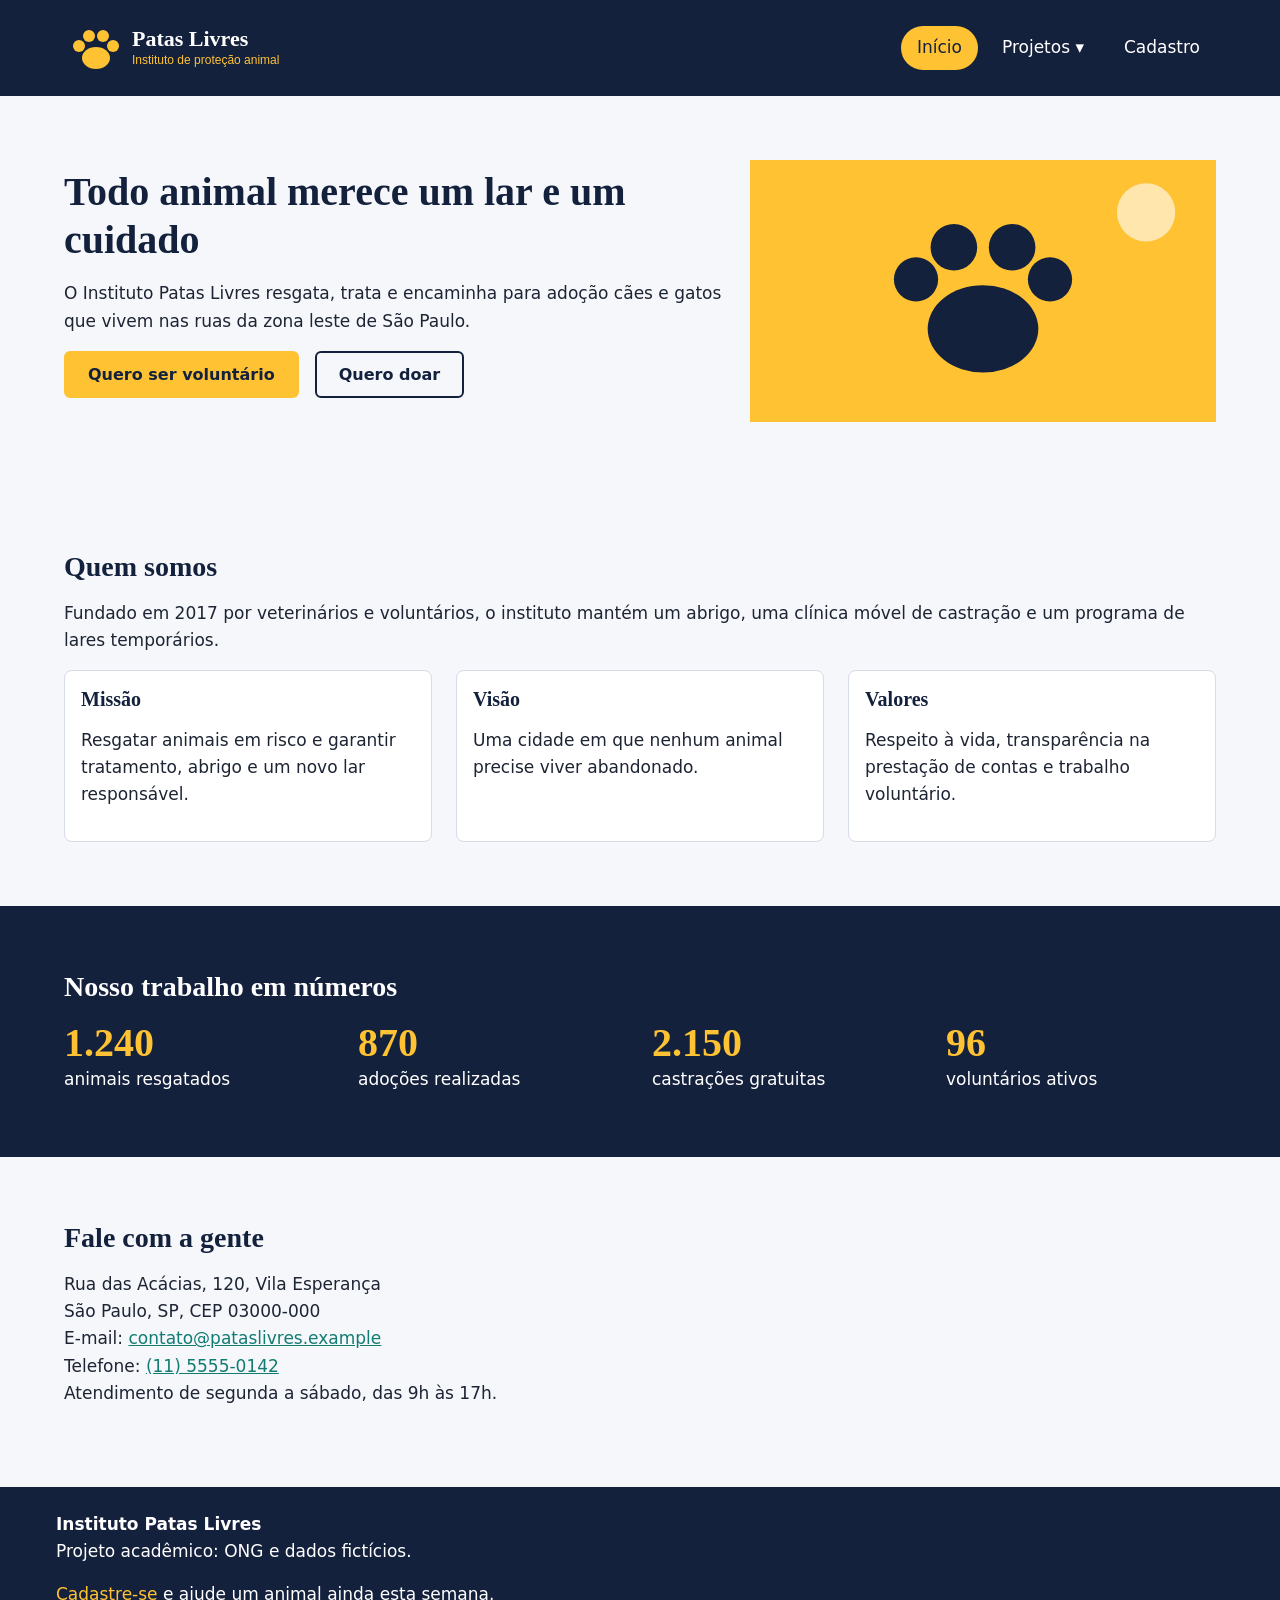
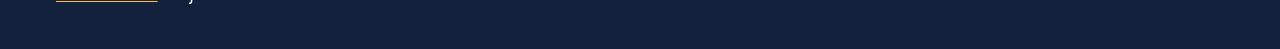
<file: index.html>
<!DOCTYPE html>
<html lang="pt-BR">
<head>
<meta charset="utf-8">
<meta name="viewport" content="width=device-width, initial-scale=1">
<meta name="description" content="O Instituto Patas Livres resgata, trata e encaminha para adoção cães e gatos abandonados em São Paulo.">
<title>Início | Instituto Patas Livres</title>
<link rel="icon" href="img/logo.svg" type="image/svg+xml">
<link rel="stylesheet" href="css/styles.css">
</head>
<body>
<a class="skip" href="#conteudo">Ir para o conteúdo</a>
<header>
<div class="bar">
<a class="brand" href="index.html"><img src="img/logo.svg" width="220" height="64" alt="Instituto Patas Livres, página inicial"></a>
<input class="menu-check" type="checkbox" id="menu-toggle" aria-label="Abrir ou fechar o menu">
<label class="hamburger" for="menu-toggle"><span></span></label>
<nav aria-label="Principal">
<ul class="menu">
<li><a href="index.html" aria-current="page">Início</a></li>
<li class="has-sub"><a href="projetos.html">Projetos</a>
<ul class="submenu">
<li><a href="projetos.html#resgate">Resgate Solidário</a></li>
<li><a href="projetos.html#castra">Castra Móvel</a></li>
<li><a href="projetos.html#lar">Lar Temporário</a></li>
<li><a href="projetos.html#voluntariado">Ser voluntário</a></li>
<li><a href="projetos.html#doar">Como doar</a></li>
</ul>
</li>
<li><a href="cadastro.html">Cadastro</a></li>
</ul>
</nav>
</div>
</header>
<main id="conteudo">
<section class="wrap hero row" aria-labelledby="titulo">
<div class="col-12 col-md-7">
<h1 id="titulo">Todo animal merece um lar e um cuidado</h1>
<p>O Instituto Patas Livres resgata, trata e encaminha para adoção cães e gatos que vivem nas ruas da zona leste de São Paulo.</p>
<p class="actions"><a class="btn" href="projetos.html#voluntariado">Quero ser voluntário</a> <a class="btn alt" href="projetos.html#doar">Quero doar</a></p>
</div>
<img class="col-12 col-md-5" src="img/hero.svg" width="800" height="450" alt="Ilustração de uma pata de cachorro sobre fundo amarelo">
</section>

<section class="wrap" aria-labelledby="quem-somos">
<h2 id="quem-somos">Quem somos</h2>
<p>Fundado em 2017 por veterinários e voluntários, o instituto mantém um abrigo, uma clínica móvel de castração e um programa de lares temporários.</p>
<div class="cards row">
<article class="card col-12 col-md-4"><h3>Missão</h3><p>Resgatar animais em risco e garantir tratamento, abrigo e um novo lar responsável.</p></article>
<article class="card col-12 col-md-4"><h3>Visão</h3><p>Uma cidade em que nenhum animal precise viver abandonado.</p></article>
<article class="card col-12 col-md-4"><h3>Valores</h3><p>Respeito à vida, transparência na prestação de contas e trabalho voluntário.</p></article>
</div>
</section>

<section class="band" aria-labelledby="numeros">
<div class="wrap">
<h2 id="numeros">Nosso trabalho em números</h2>
<dl class="nums row">
<div class="col-6 col-md-3"><dt>animais resgatados</dt><dd>1.240</dd></div>
<div class="col-6 col-md-3"><dt>adoções realizadas</dt><dd>870</dd></div>
<div class="col-6 col-md-3"><dt>castrações gratuitas</dt><dd>2.150</dd></div>
<div class="col-6 col-md-3"><dt>voluntários ativos</dt><dd>96</dd></div>
</dl>
</div>
</section>

<section class="wrap" aria-labelledby="contato">
<h2 id="contato">Fale com a gente</h2>
<address>
Rua das Acácias, 120, Vila Esperança<br>
São Paulo, SP, CEP 03000-000<br>
E-mail: <a href="mailto:contato@pataslivres.example">contato@pataslivres.example</a><br>
Telefone: <a href="tel:+551155550142">(11) 5555-0142</a>
</address>
<p>Atendimento de segunda a sábado, das 9h às 17h.</p>
</section>
</main>
<footer>
<div class="wrap">
<p><strong>Instituto Patas Livres</strong><br>Projeto acadêmico: ONG e dados fictícios.</p>
<p><a href="cadastro.html">Cadastre-se</a> e ajude um animal ainda esta semana.</p>
</div>
</footer>
</body>
</html>
</file>
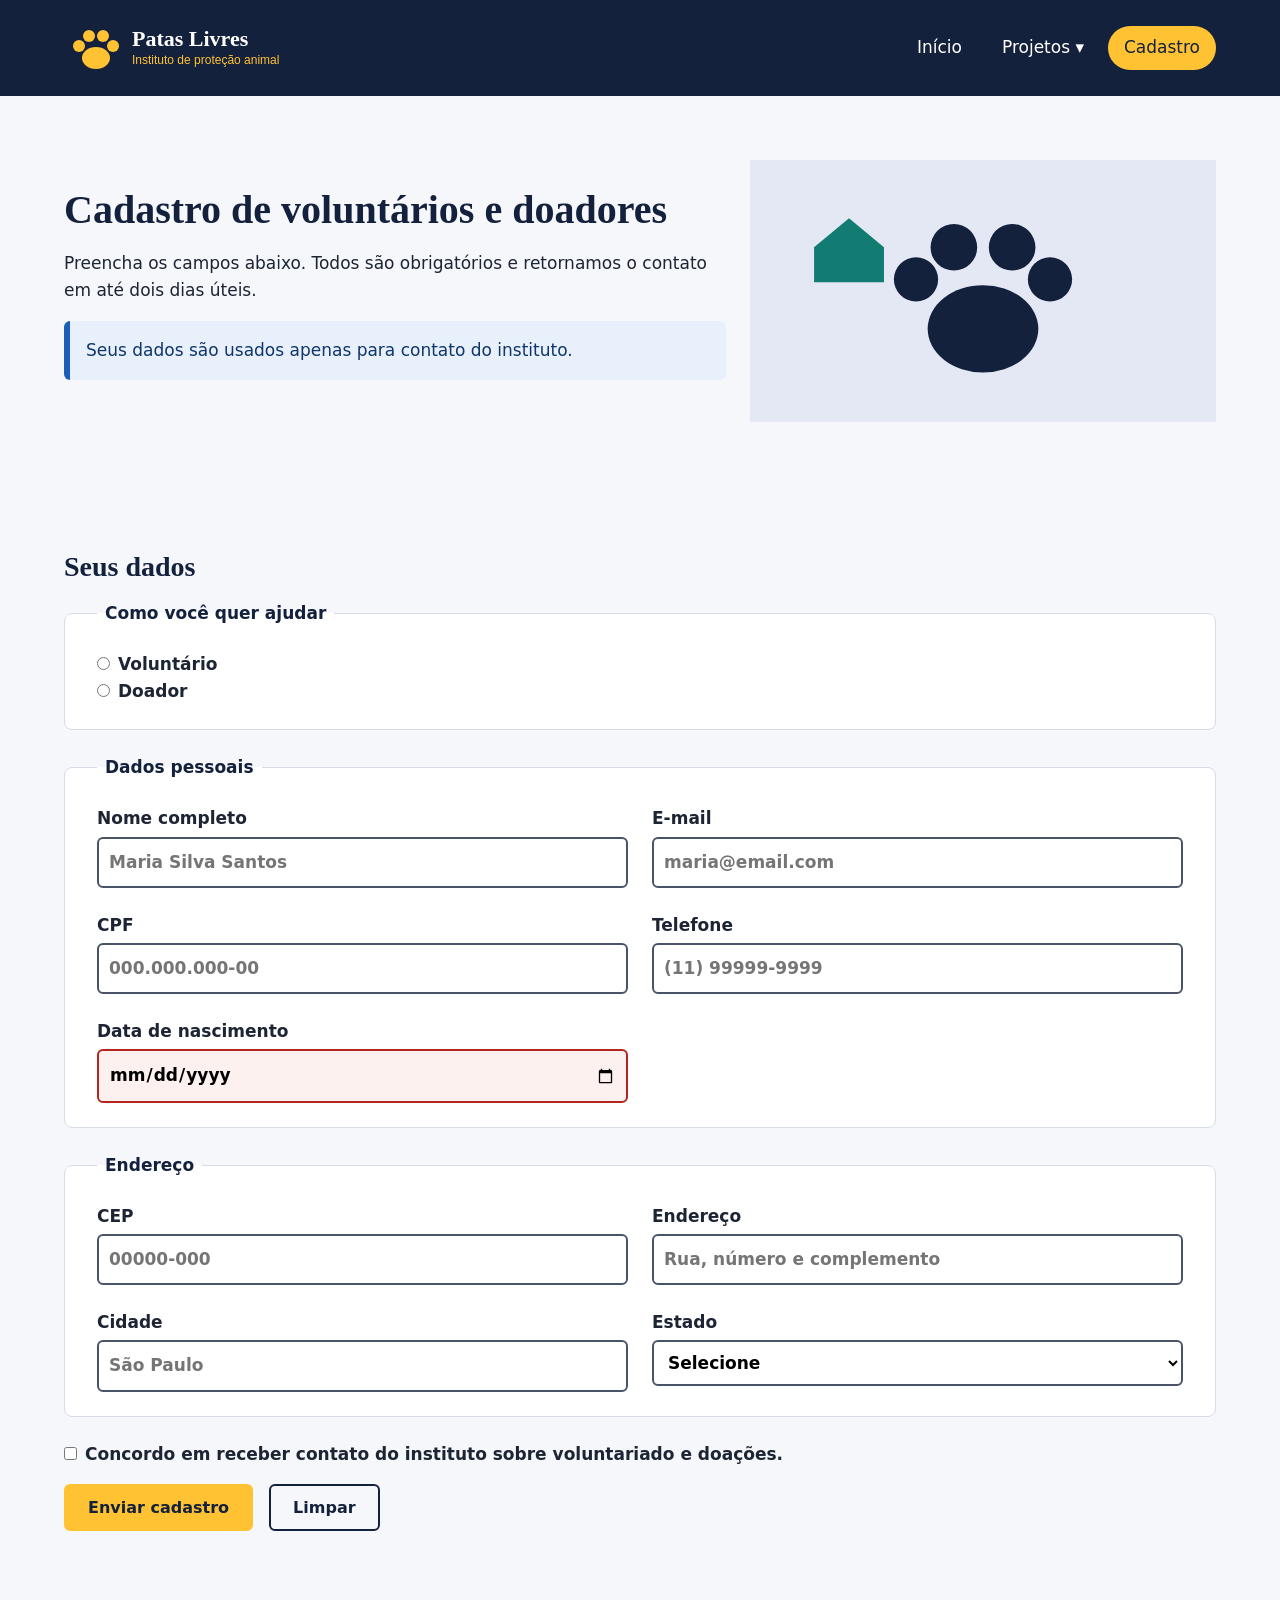
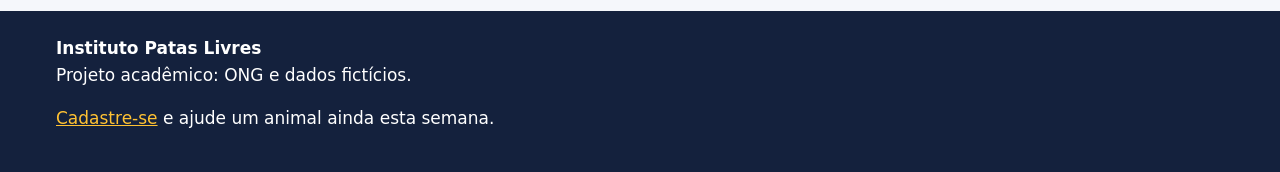
<file: cadastro.html>
<!DOCTYPE html>
<html lang="pt-BR">
<head>
<meta charset="utf-8">
<meta name="viewport" content="width=device-width, initial-scale=1">
<meta name="description" content="Cadastre-se como voluntário ou doador do Instituto Patas Livres.">
<title>Cadastro | Instituto Patas Livres</title>
<link rel="icon" href="img/logo.svg" type="image/svg+xml">
<link rel="stylesheet" href="css/styles.css">
</head>
<body>
<a class="skip" href="#conteudo">Ir para o conteúdo</a>
<header>
<div class="bar">
<a class="brand" href="index.html"><img src="img/logo.svg" width="220" height="64" alt="Instituto Patas Livres, página inicial"></a>
<input class="menu-check" type="checkbox" id="menu-toggle" aria-label="Abrir ou fechar o menu">
<label class="hamburger" for="menu-toggle"><span></span></label>
<nav aria-label="Principal">
<ul class="menu">
<li><a href="index.html">Início</a></li>
<li class="has-sub"><a href="projetos.html">Projetos</a>
<ul class="submenu">
<li><a href="projetos.html#resgate">Resgate Solidário</a></li>
<li><a href="projetos.html#castra">Castra Móvel</a></li>
<li><a href="projetos.html#lar">Lar Temporário</a></li>
<li><a href="projetos.html#voluntariado">Ser voluntário</a></li>
<li><a href="projetos.html#doar">Como doar</a></li>
</ul>
</li>
<li><a href="cadastro.html" aria-current="page">Cadastro</a></li>
</ul>
</nav>
</div>
</header>
<main id="conteudo">
<section class="wrap hero row" aria-labelledby="cadastro">
<div class="col-12 col-md-7">
<h1 id="cadastro">Cadastro de voluntários e doadores</h1>
<p>Preencha os campos abaixo. Todos são obrigatórios e retornamos o contato em até dois dias úteis.</p>
<p class="alert alert-info" role="note">Seus dados são usados apenas para contato do instituto.</p>
</div>
<img class="col-12 col-md-5" src="img/lar.svg" width="800" height="450" alt="Ilustração de uma pata ao lado de uma casa">
</section>

<section class="wrap" aria-labelledby="dados">
<h2 id="dados">Seus dados</h2>
<form action="cadastro.html#sucesso" method="get">
<fieldset>
<legend>Como você quer ajudar</legend>
<label><input type="radio" name="perfil" value="voluntario" required>Voluntário</label>
<label><input type="radio" name="perfil" value="doador">Doador</label>
</fieldset>

<fieldset>
<legend>Dados pessoais</legend>
<div class="row">
<label class="col-12 col-md-6">Nome completo<input type="text" name="nome" minlength="8" maxlength="90" autocomplete="name" placeholder="Maria Silva Santos" required></label>
<label class="col-12 col-md-6">E-mail<input type="email" name="email" autocomplete="email" placeholder="maria@email.com" required></label>
<label class="col-12 col-md-6">CPF<input type="text" name="cpf" inputmode="numeric" maxlength="14" pattern="\d{3}\.\d{3}\.\d{3}-\d{2}" placeholder="000.000.000-00" data-mask="cpf" required></label>
<label class="col-12 col-md-6">Telefone<input type="tel" name="telefone" maxlength="15" pattern="\(\d{2}\) \d{4,5}-\d{4}" placeholder="(11) 99999-9999" data-mask="telefone" required></label>
<label class="col-12 col-md-6">Data de nascimento<input type="date" name="nascimento" min="1900-01-01" max="2008-10-09" required></label>
</div>
</fieldset>

<fieldset>
<legend>Endereço</legend>
<div class="row">
<label class="col-12 col-md-6">CEP<input type="text" name="cep" inputmode="numeric" maxlength="9" pattern="\d{5}-\d{3}" placeholder="00000-000" data-mask="cep" autocomplete="postal-code" required></label>
<label class="col-12 col-md-6">Endereço<input type="text" name="endereco" minlength="5" maxlength="120" placeholder="Rua, número e complemento" autocomplete="address-line1" required></label>
<label class="col-12 col-md-6">Cidade<input type="text" name="cidade" minlength="2" maxlength="60" placeholder="São Paulo" required></label>
<label class="col-12 col-md-6">Estado<select name="estado" required><option value="">Selecione</option><option>AC</option><option>AL</option><option>AP</option><option>AM</option><option>BA</option><option>CE</option><option>DF</option><option>ES</option><option>GO</option><option>MA</option><option>MT</option><option>MS</option><option>MG</option><option>PA</option><option>PB</option><option>PR</option><option>PE</option><option>PI</option><option>RJ</option><option>RN</option><option>RS</option><option>RO</option><option>RR</option><option>SC</option><option>SP</option><option>SE</option><option>TO</option></select></label>
</div>
</fieldset>

<p><label><input type="checkbox" name="termos" required>Concordo em receber contato do instituto sobre voluntariado e doações.</label></p>
<p class="actions"><button class="btn" type="submit">Enviar cadastro</button> <button class="btn alt" type="reset">Limpar</button></p>
</form>
</section>
<p class="toast alert alert-success" id="sucesso" role="status">Cadastro enviado! Em breve entraremos em contato. <a href="cadastro.html">Fechar</a></p>
<script src="js/mascaras.js"></script>
</main>
<footer>
<div class="wrap">
<p><strong>Instituto Patas Livres</strong><br>Projeto acadêmico: ONG e dados fictícios.</p>
<p><a href="cadastro.html">Cadastre-se</a> e ajude um animal ainda esta semana.</p>
</div>
</footer>
</body>
</html>
</file>
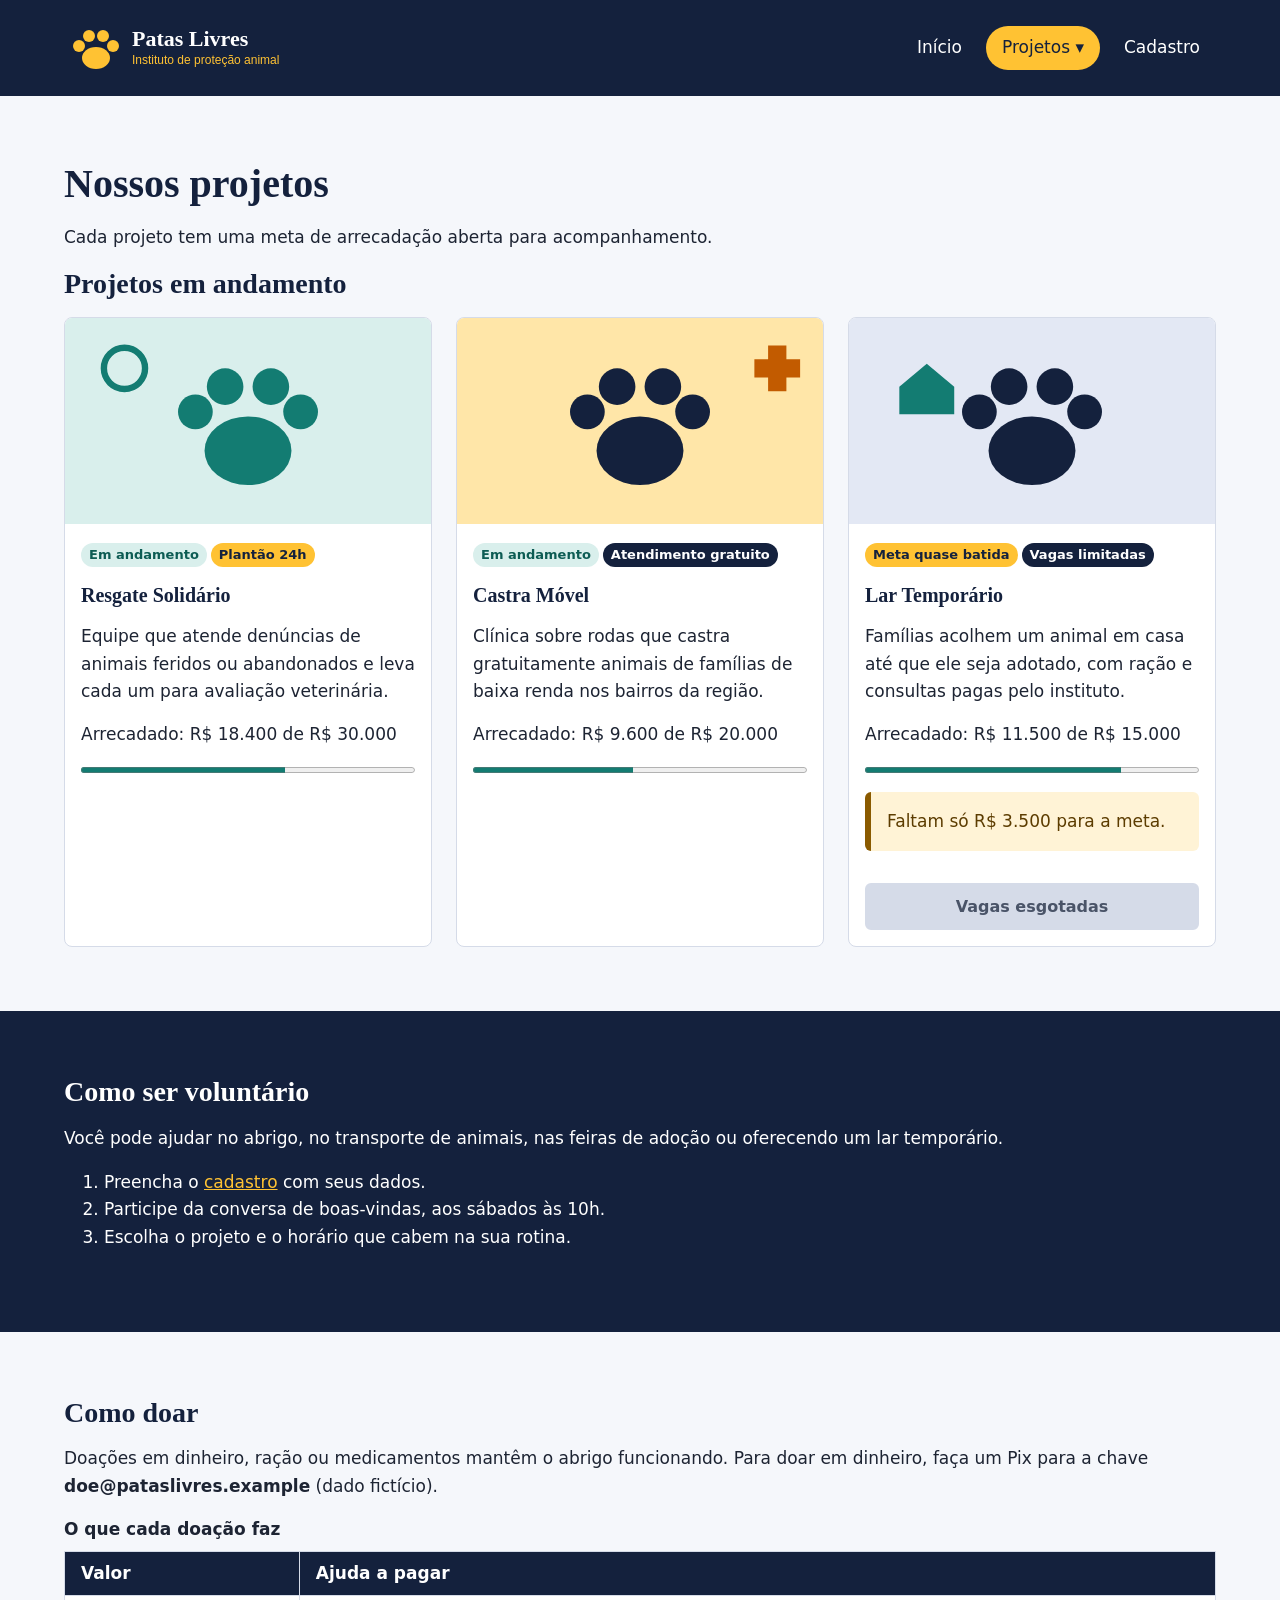
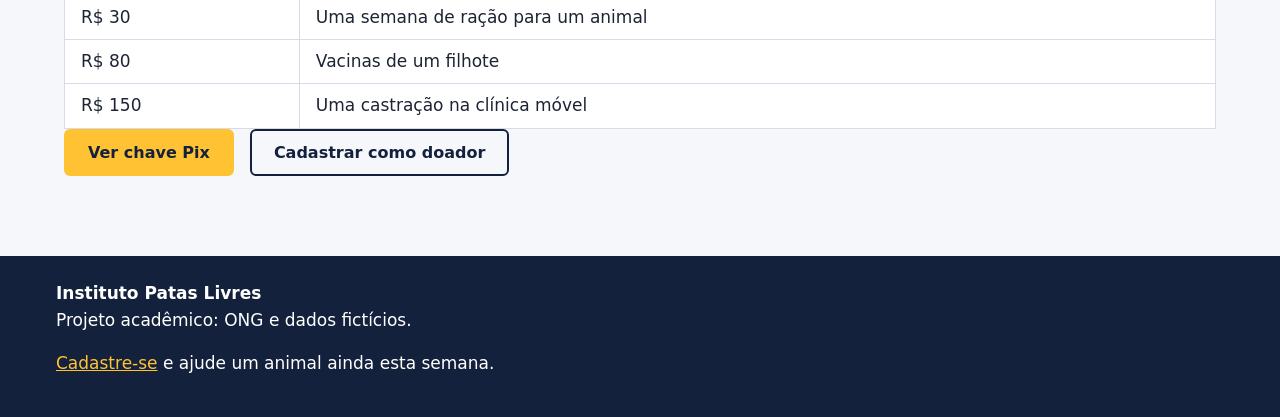
<file: projetos.html>
<!DOCTYPE html>
<html lang="pt-BR">
<head>
<meta charset="utf-8">
<meta name="viewport" content="width=device-width, initial-scale=1">
<meta name="description" content="Conheça os projetos do Instituto Patas Livres, saiba como ser voluntário e como doar.">
<title>Projetos | Instituto Patas Livres</title>
<link rel="icon" href="img/logo.svg" type="image/svg+xml">
<link rel="stylesheet" href="css/styles.css">
</head>
<body>
<a class="skip" href="#conteudo">Ir para o conteúdo</a>
<header>
<div class="bar">
<a class="brand" href="index.html"><img src="img/logo.svg" width="220" height="64" alt="Instituto Patas Livres, página inicial"></a>
<input class="menu-check" type="checkbox" id="menu-toggle" aria-label="Abrir ou fechar o menu">
<label class="hamburger" for="menu-toggle"><span></span></label>
<nav aria-label="Principal">
<ul class="menu">
<li><a href="index.html">Início</a></li>
<li class="has-sub"><a href="projetos.html" aria-current="page">Projetos</a>
<ul class="submenu">
<li><a href="projetos.html#resgate">Resgate Solidário</a></li>
<li><a href="projetos.html#castra">Castra Móvel</a></li>
<li><a href="projetos.html#lar">Lar Temporário</a></li>
<li><a href="projetos.html#voluntariado">Ser voluntário</a></li>
<li><a href="projetos.html#doar">Como doar</a></li>
</ul>
</li>
<li><a href="cadastro.html">Cadastro</a></li>
</ul>
</nav>
</div>
</header>
<main id="conteudo">
<section class="wrap" aria-labelledby="projetos">
<h1 id="projetos">Nossos projetos</h1>
<p>Cada projeto tem uma meta de arrecadação aberta para acompanhamento.</p>
<h2>Projetos em andamento</h2>
<div class="cards row">
<article class="card col-12 col-sm-6 col-lg-4" id="resgate">
<img src="img/resgate.svg" width="800" height="450" loading="lazy" alt="Ilustração de uma pata com um círculo ao fundo, símbolo do resgate">
<p><span class="badge badge-teal">Em andamento</span><span class="badge badge-yellow">Plantão 24h</span></p>
<h3>Resgate Solidário</h3>
<p>Equipe que atende denúncias de animais feridos ou abandonados e leva cada um para avaliação veterinária.</p>
<p>Arrecadado: R$ 18.400 de R$ 30.000</p>
<progress value="18400" max="30000" aria-label="Meta do Resgate Solidário">61%</progress>
</article>
<article class="card col-12 col-sm-6 col-lg-4" id="castra">
<img src="img/castramovel.svg" width="800" height="450" loading="lazy" alt="Ilustração de uma pata com uma cruz, símbolo da clínica móvel">
<p><span class="badge badge-teal">Em andamento</span><span class="badge badge-navy">Atendimento gratuito</span></p>
<h3>Castra Móvel</h3>
<p>Clínica sobre rodas que castra gratuitamente animais de famílias de baixa renda nos bairros da região.</p>
<p>Arrecadado: R$ 9.600 de R$ 20.000</p>
<progress value="9600" max="20000" aria-label="Meta do Castra Móvel">48%</progress>
</article>
<article class="card col-12 col-sm-6 col-lg-4" id="lar">
<img src="img/lar.svg" width="800" height="450" loading="lazy" alt="Ilustração de uma pata ao lado de uma casa, símbolo do lar temporário">
<p><span class="badge badge-yellow">Meta quase batida</span><span class="badge badge-navy">Vagas limitadas</span></p>
<h3>Lar Temporário</h3>
<p>Famílias acolhem um animal em casa até que ele seja adotado, com ração e consultas pagas pelo instituto.</p>
<p>Arrecadado: R$ 11.500 de R$ 15.000</p>
<progress value="11500" max="15000" aria-label="Meta do Lar Temporário">77%</progress>
<p class="alert alert-warning" role="note">Faltam só R$ 3.500 para a meta.</p>
<button class="btn" type="button" disabled>Vagas esgotadas</button>
</article>
</div>
</section>

<section class="band" id="voluntariado" aria-labelledby="voluntario">
<div class="wrap">
<h2 id="voluntario">Como ser voluntário</h2>
<p>Você pode ajudar no abrigo, no transporte de animais, nas feiras de adoção ou oferecendo um lar temporário.</p>
<ol>
<li>Preencha o <a href="cadastro.html">cadastro</a> com seus dados.</li>
<li>Participe da conversa de boas-vindas, aos sábados às 10h.</li>
<li>Escolha o projeto e o horário que cabem na sua rotina.</li>
</ol>
</div>
</section>

<section class="wrap" id="doar" aria-labelledby="doacao">
<h2 id="doacao">Como doar</h2>
<p>Doações em dinheiro, ração ou medicamentos mantêm o abrigo funcionando. Para doar em dinheiro, faça um Pix para a chave <strong>doe@pataslivres.example</strong> (dado fictício).</p>
<table>
<caption>O que cada doação faz</caption>
<thead>
<tr><th scope="col">Valor</th><th scope="col">Ajuda a pagar</th></tr>
</thead>
<tbody>
<tr><td>R$ 30</td><td>Uma semana de ração para um animal</td></tr>
<tr><td>R$ 80</td><td>Vacinas de um filhote</td></tr>
<tr><td>R$ 150</td><td>Uma castração na clínica móvel</td></tr>
</tbody>
</table>
<p class="actions"><a class="btn" href="#modal-pix">Ver chave Pix</a> <a class="btn alt" href="cadastro.html">Cadastrar como doador</a></p>
<div class="modal" id="modal-pix" role="dialog" aria-modal="true" aria-labelledby="pix-titulo">
<div class="modal-box">
<h3 id="pix-titulo">Doe por Pix</h3>
<p>Chave: <strong>doe@pataslivres.example</strong> (dado fictício).</p>
<a class="btn" href="#doar">Fechar</a>
</div>
</div>
</section>
</main>
<footer>
<div class="wrap">
<p><strong>Instituto Patas Livres</strong><br>Projeto acadêmico: ONG e dados fictícios.</p>
<p><a href="cadastro.html">Cadastre-se</a> e ajude um animal ainda esta semana.</p>
</div>
</footer>
</body>
</html>
</file>
<file: css/styles.css>
/* Arquivo principal: importa os módulos na ordem */
@import url("variables.css");
@import url("base.css");
@import url("layout.css");
@import url("navigation.css");
@import url("components.css");
@import url("responsive.css");
</file>
